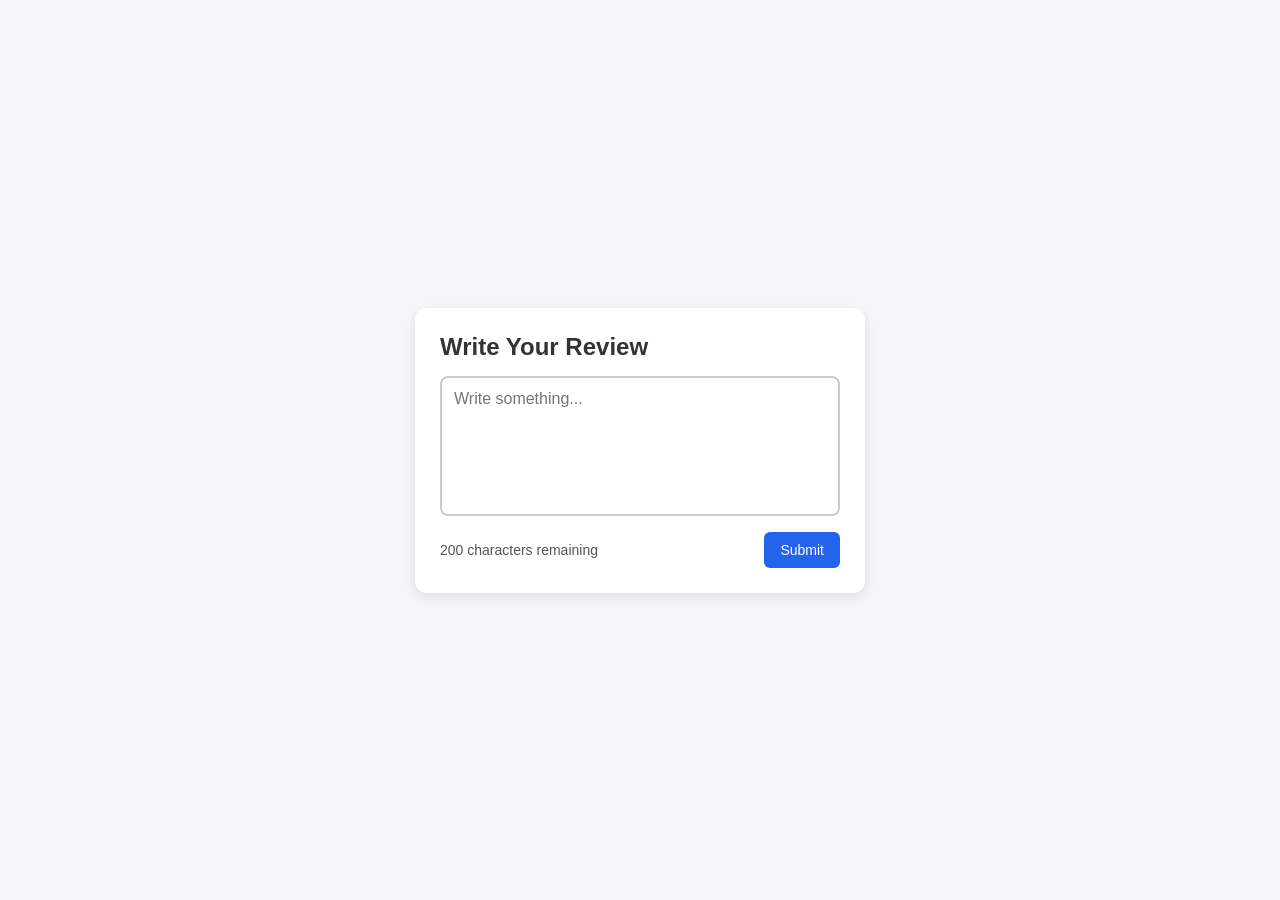
<file: Character_Counter/index.html>
<!DOCTYPE html>
<html lang="en">
<head>
  <meta charset="UTF-8" />
  <meta name="viewport" content="width=device-width, initial-scale=1.0"/>
  <title>Review Input Box</title>
  <link rel="stylesheet" href="style.css">
</head>
<body>

  <div class="container">
    <h2>Write Your Review</h2>

    <textarea
      id="reviewBox"
      placeholder="Write something..."
      maxlength="200"
    ></textarea>

    <div class="bottom-section">
      <p id="counter">200 characters remaining</p>
      <button id="submitBtn">Submit</button>
    </div>
  </div>

  <script src="script.js"></script>
</body>
</html>
</file>
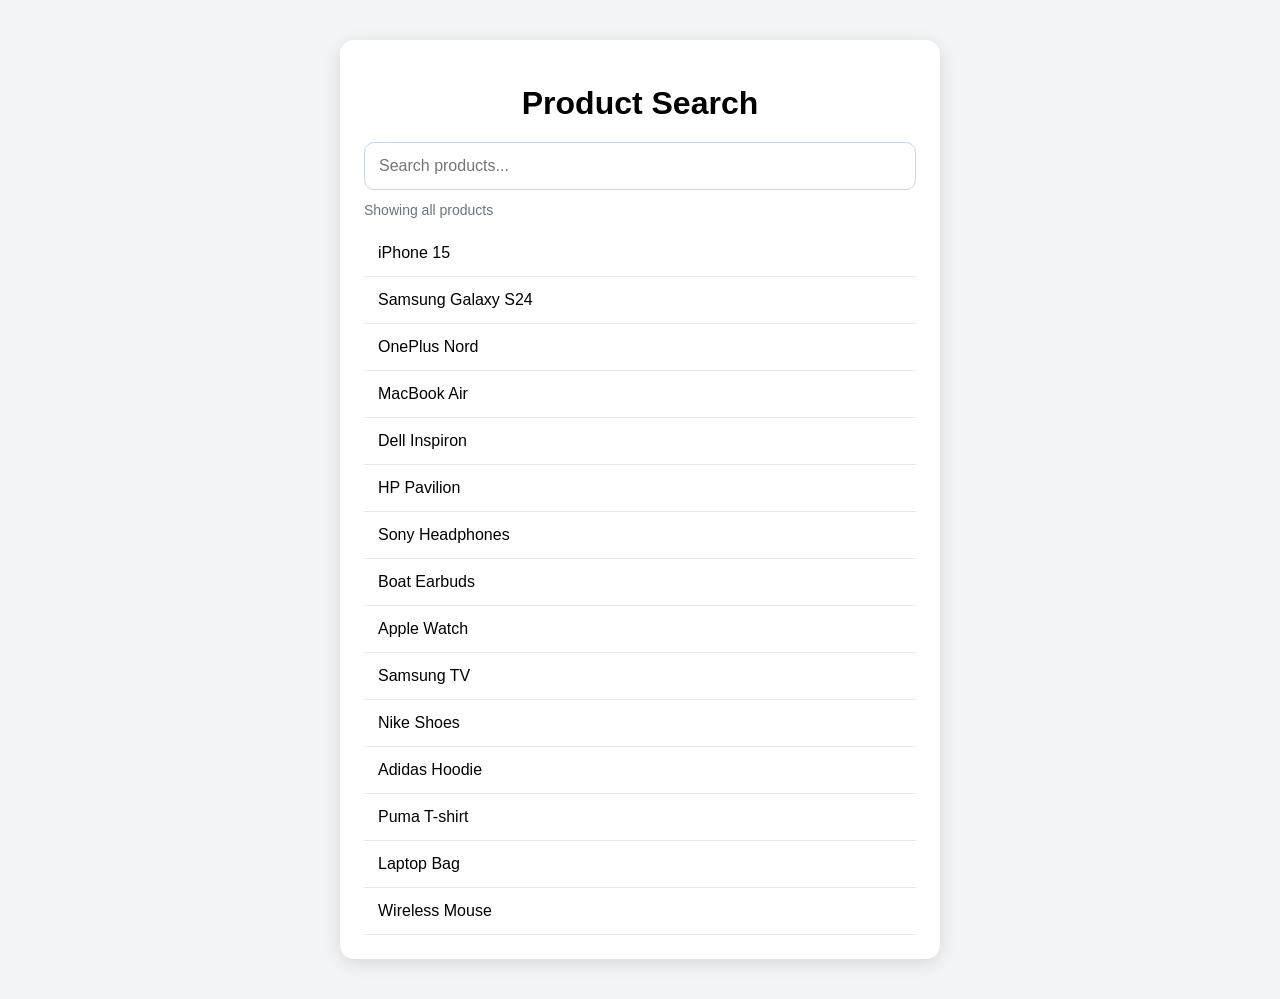
<file: Debounced Live Search/index.html>
<!DOCTYPE html>
<html lang="en">
<head>
  <meta charset="UTF-8" />
  <meta name="viewport" content="width=device-width, initial-scale=1.0" />
  <title>Debounced Live Search</title>
  <link rel="stylesheet" href="style.css" />
</head>
<body>

  <div class="container">
    <h1>Product Search</h1>

    <input 
      type="text" 
      id="searchInput" 
      placeholder="Search products..."
    />

    <p id="status"></p>

    <div id="resultList" class="result-list"></div>
  </div>

  <script src="script.js"></script>
</body>
</html>
</file>
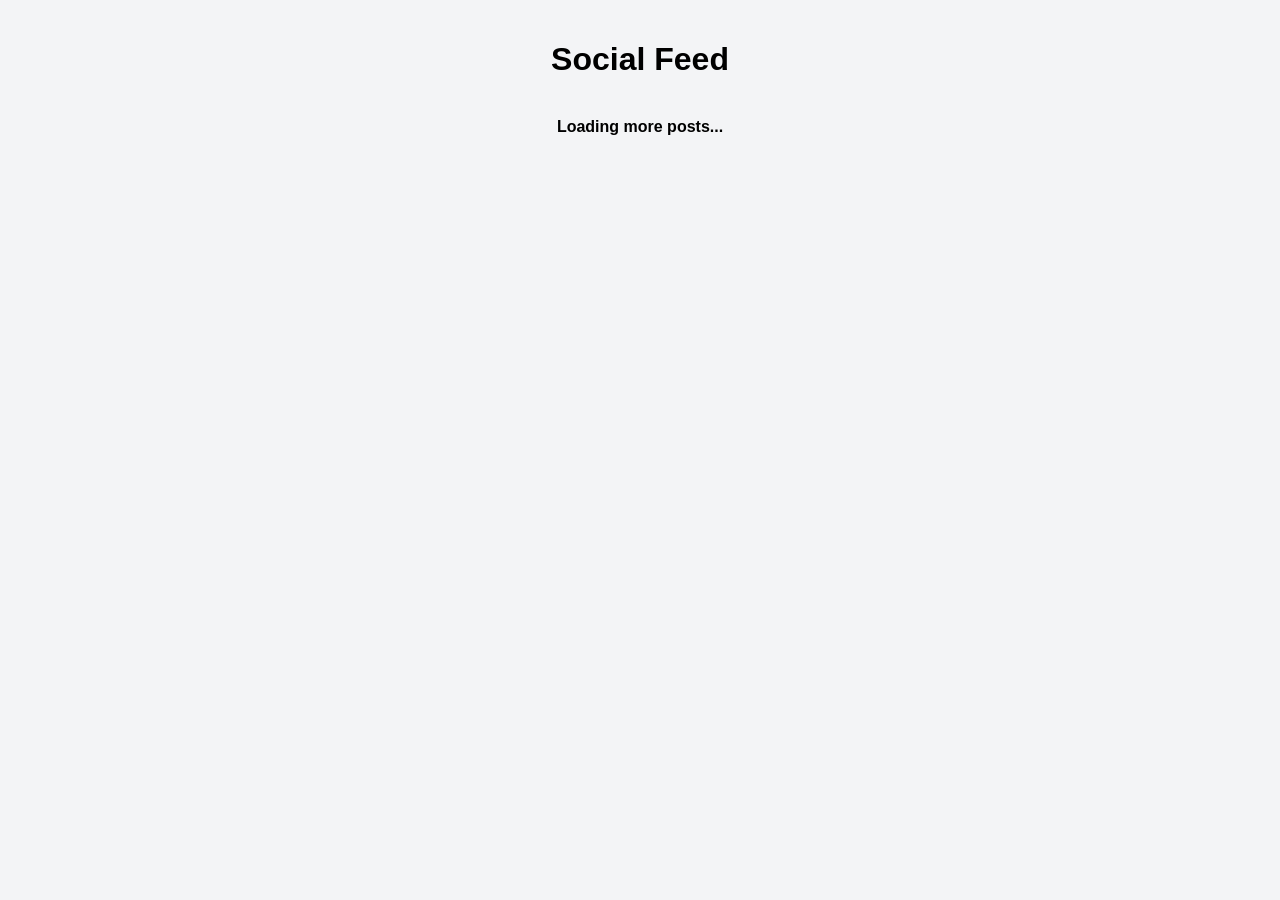
<file: Infinite Scrolling Feed/index.html>
<!DOCTYPE html>
<html lang="en">
<head>
  <meta charset="UTF-8" />
  <meta name="viewport" content="width=device-width, initial-scale=1.0" />
  <title>Infinite Scrolling Feed</title>
  <link rel="stylesheet" href="style.css" />
</head>
<body>

  <h1>Social Feed</h1>

  <div id="feed" class="feed"></div>

  <div id="loader" class="loader">Loading more posts...</div>

  <script src="script.js"></script>
</body>
</html>
</file>
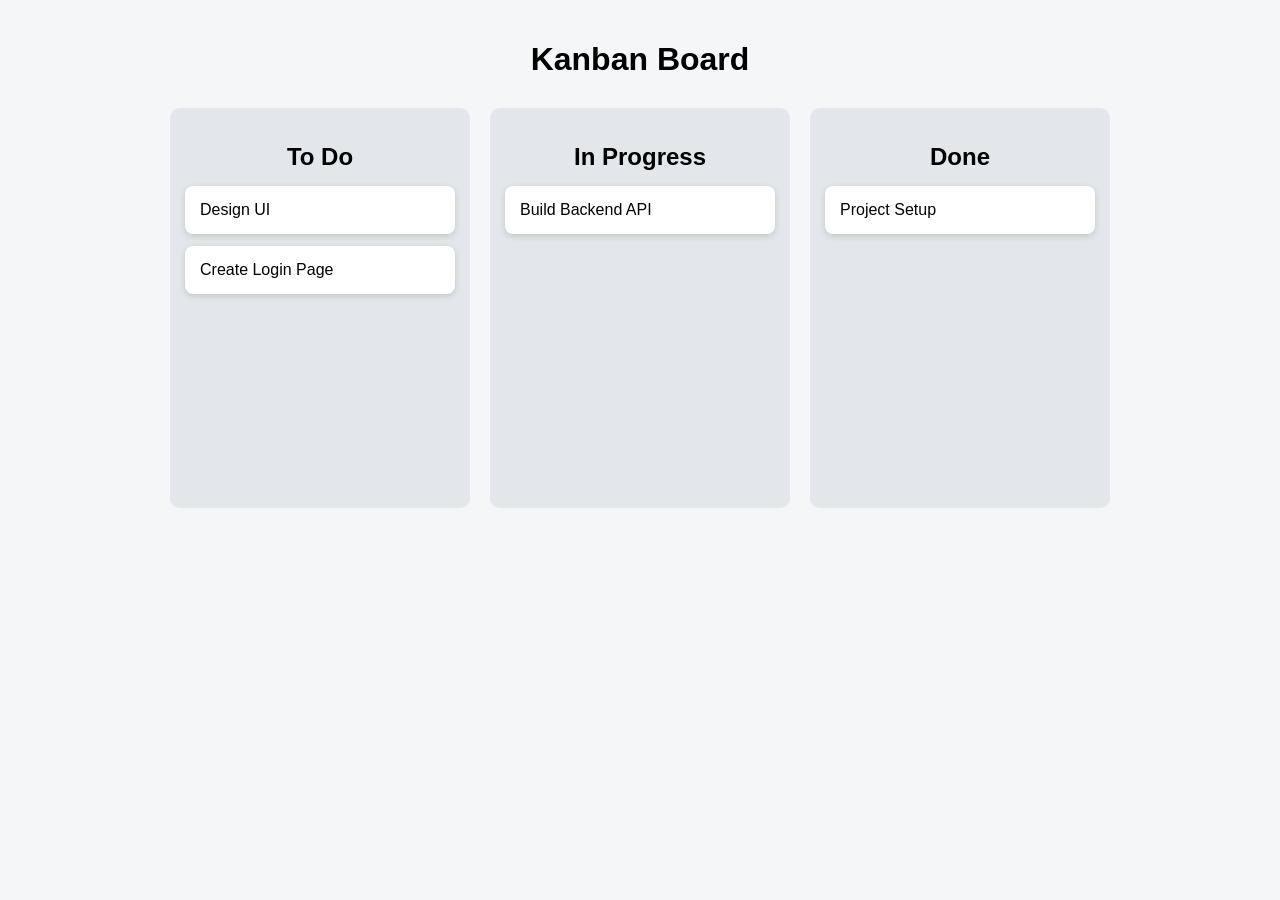
<file: Kanban Drag Drop Board/index.html>
<!DOCTYPE html>
<html lang="en">
<head>
  <meta charset="UTF-8" />
  <meta name="viewport" content="width=device-width, initial-scale=1.0" />
  <title>Kanban Drag Drop Board</title>
  <link rel="stylesheet" href="style.css" />
</head>
<body>

  <h1>Kanban Board</h1>

  <div class="board">
    <div class="column" ondragover="allowDrop(event)" ondrop="drop(event)">
      <h2>To Do</h2>
      <div class="card" draggable="true" ondragstart="drag(event)" id="task1">
        Design UI
      </div>
      <div class="card" draggable="true" ondragstart="drag(event)" id="task2">
        Create Login Page
      </div>
    </div>

    <div class="column" ondragover="allowDrop(event)" ondrop="drop(event)">
      <h2>In Progress</h2>
      <div class="card" draggable="true" ondragstart="drag(event)" id="task3">
        Build Backend API
      </div>
    </div>

    <div class="column" ondragover="allowDrop(event)" ondrop="drop(event)">
      <h2>Done</h2>
      <div class="card" draggable="true" ondragstart="drag(event)" id="task4">
        Project Setup
      </div>
    </div>
  </div>

  <script src="script.js"></script>
</body>
</html>
</file>
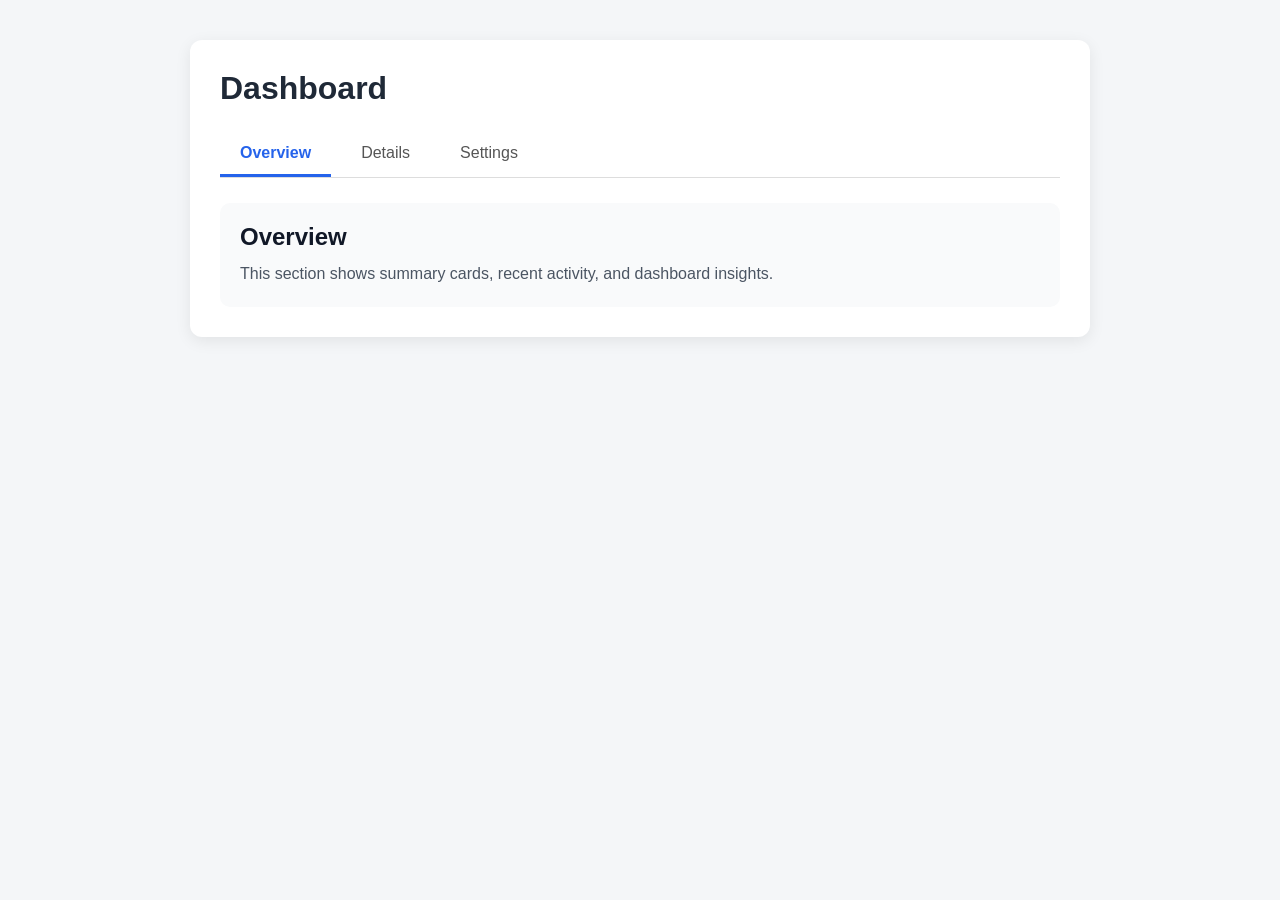
<file: MultiTab/index.html>
<!DOCTYPE html>
<html lang="en">
<head>
  <meta charset="UTF-8" />
  <meta name="viewport" content="width=device-width, initial-scale=1.0" />
  <title>Tab Dashboard</title>
  <link rel="stylesheet" href="style.css" />
</head>
<body>

  <div class="dashboard">
    <h1>Dashboard</h1>

    <div class="tabs">
      <button class="tab active" data-tab="overview">Overview</button>
      <button class="tab" data-tab="details">Details</button>
      <button class="tab" data-tab="settings">Settings</button>
    </div>

    <div class="content active" id="overview">
      <h2>Overview</h2>
      <p>This section shows summary cards, recent activity, and dashboard insights.</p>
    </div>

    <div class="content" id="details">
      <h2>Details</h2>
      <p>This section contains detailed reports, analytics, and documentation-style content.</p>
    </div>

    <div class="content" id="settings">
      <h2>Settings</h2>
      <p>This section allows users to manage preferences, account settings, and configurations.</p>
    </div>
  </div>

  <script src="script.js"></script>
</body>
</html>
</file>
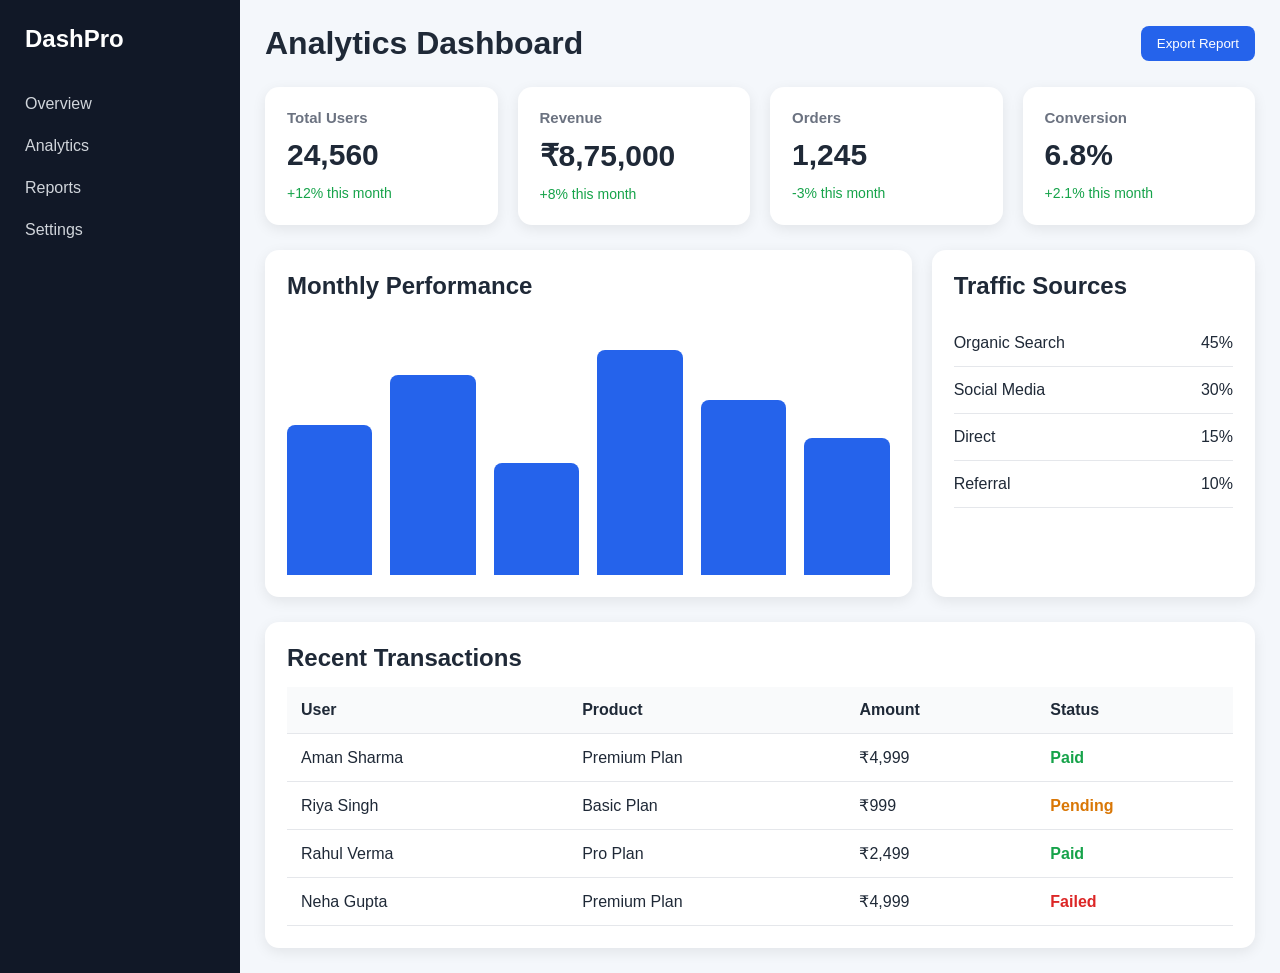
<file: Responsive Analytics Dashboard/index.html>
<!DOCTYPE html>
<html lang="en">
<head>
  <meta charset="UTF-8" />
  <meta name="viewport" content="width=device-width, initial-scale=1.0" />
  <title>Analytics Dashboard</title>
  <link rel="stylesheet" href="style.css" />
</head>
<body>

  <aside class="sidebar">
    <h2>DashPro</h2>
    <a href="#">Overview</a>
    <a href="#">Analytics</a>
    <a href="#">Reports</a>
    <a href="#">Settings</a>
  </aside>

  <main class="main">
    <header class="header">
      <h1>Analytics Dashboard</h1>
      <button>Export Report</button>
    </header>

    <section class="kpi-grid">
      <div class="kpi-card">
        <h3>Total Users</h3>
        <p>24,560</p>
        <span>+12% this month</span>
      </div>

      <div class="kpi-card">
        <h3>Revenue</h3>
        <p>₹8,75,000</p>
        <span>+8% this month</span>
      </div>

      <div class="kpi-card">
        <h3>Orders</h3>
        <p>1,245</p>
        <span>-3% this month</span>
      </div>

      <div class="kpi-card">
        <h3>Conversion</h3>
        <p>6.8%</p>
        <span>+2.1% this month</span>
      </div>
    </section>

    <section class="content-grid">
      <div class="chart-card">
        <h2>Monthly Performance</h2>
        <div class="bar-chart">
          <div style="height: 60%"></div>
          <div style="height: 80%"></div>
          <div style="height: 45%"></div>
          <div style="height: 90%"></div>
          <div style="height: 70%"></div>
          <div style="height: 55%"></div>
        </div>
      </div>

      <div class="chart-card">
        <h2>Traffic Sources</h2>
        <ul class="traffic-list">
          <li>Organic Search <span>45%</span></li>
          <li>Social Media <span>30%</span></li>
          <li>Direct <span>15%</span></li>
          <li>Referral <span>10%</span></li>
        </ul>
      </div>
    </section>

    <section class="table-card">
      <h2>Recent Transactions</h2>

      <div class="table-wrapper">
        <table>
          <thead>
            <tr>
              <th>User</th>
              <th>Product</th>
              <th>Amount</th>
              <th>Status</th>
            </tr>
          </thead>
          <tbody>
            <tr>
              <td>Aman Sharma</td>
              <td>Premium Plan</td>
              <td>₹4,999</td>
              <td><span class="success">Paid</span></td>
            </tr>
            <tr>
              <td>Riya Singh</td>
              <td>Basic Plan</td>
              <td>₹999</td>
              <td><span class="pending">Pending</span></td>
            </tr>
            <tr>
              <td>Rahul Verma</td>
              <td>Pro Plan</td>
              <td>₹2,499</td>
              <td><span class="success">Paid</span></td>
            </tr>
            <tr>
              <td>Neha Gupta</td>
              <td>Premium Plan</td>
              <td>₹4,999</td>
              <td><span class="failed">Failed</span></td>
            </tr>
          </tbody>
        </table>
      </div>
    </section>
  </main>

</body>
</html>
</file>
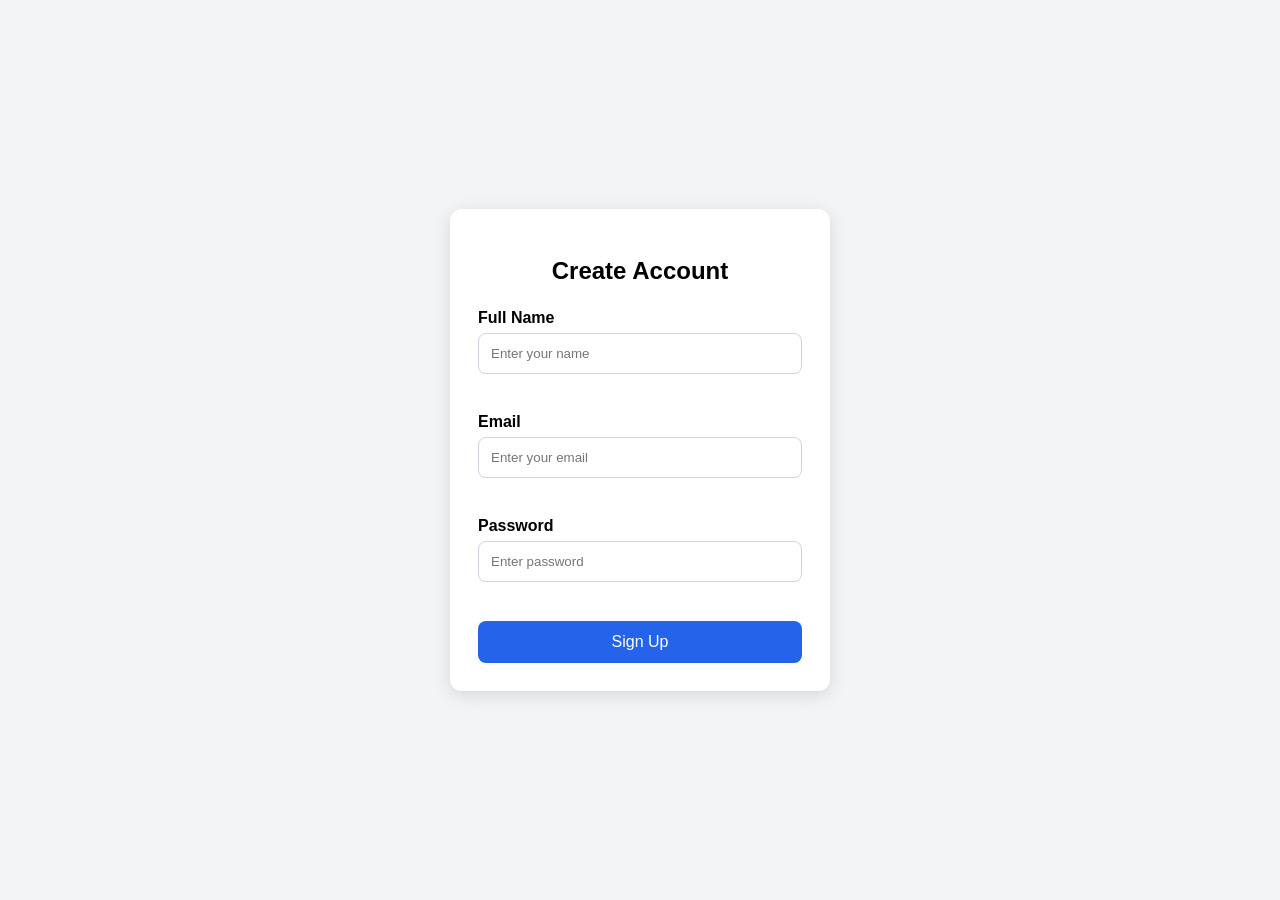
<file: Reusable Form Validation System/index.html>
<!DOCTYPE html>
<html lang="en">
<head>
  <meta charset="UTF-8" />
  <meta name="viewport" content="width=device-width, initial-scale=1.0" />
  <title>Form Validation System</title>
  <link rel="stylesheet" href="style.css" />
</head>
<body>

  <div class="form-container">
    <h2>Create Account</h2>

    <form id="signupForm" novalidate>
      <div class="form-group">
        <label>Full Name</label>
        <input type="text" id="name" placeholder="Enter your name" />
        <small class="error"></small>
      </div>

      <div class="form-group">
        <label>Email</label>
        <input type="text" id="email" placeholder="Enter your email" />
        <small class="error"></small>
      </div>

      <div class="form-group">
        <label>Password</label>
        <input type="password" id="password" placeholder="Enter password" />
        <small class="error"></small>
      </div>

      <button type="submit">Sign Up</button>
    </form>
  </div>

  <script src="script.js"></script>
</body>
</html>
</file>
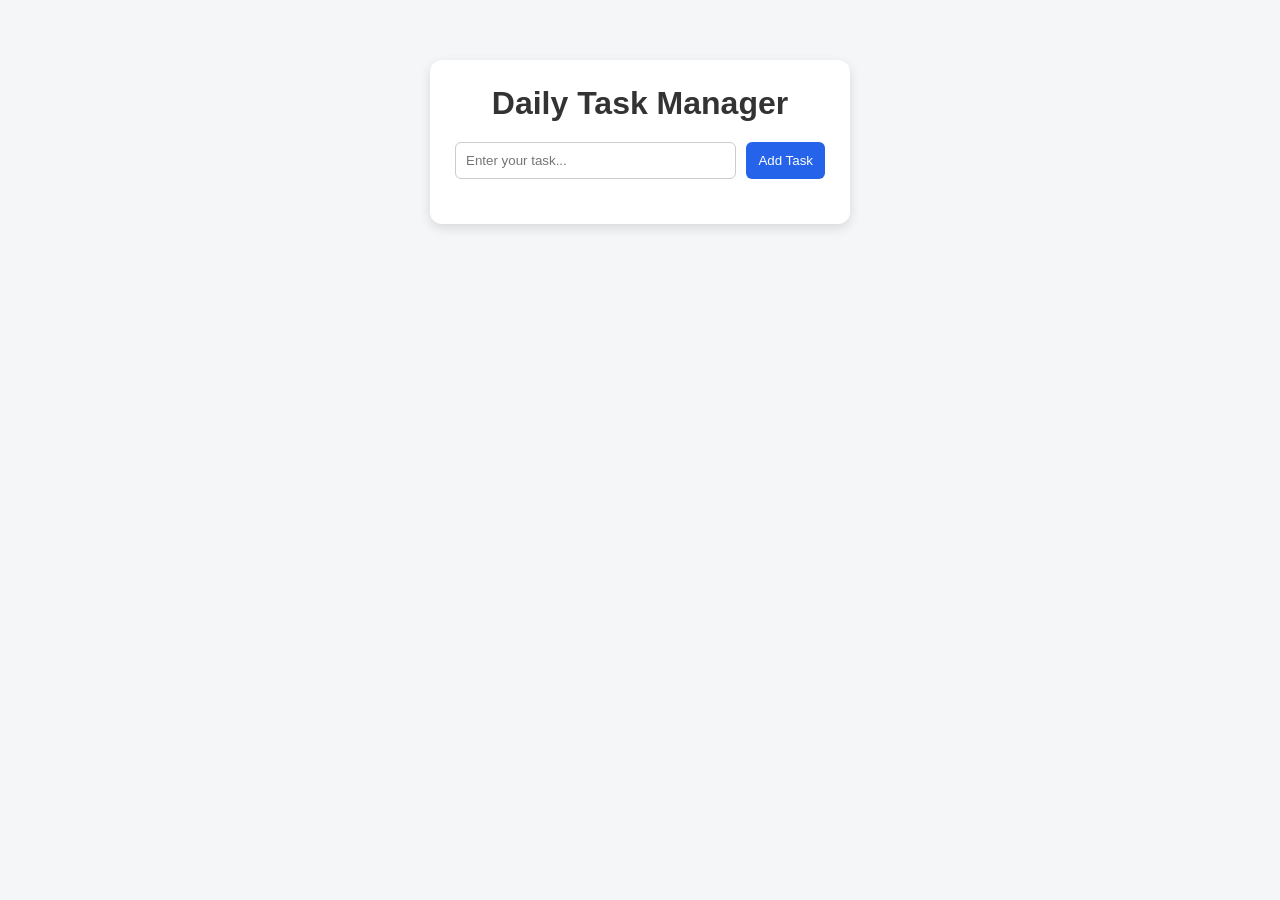
<file: TaskManager/index.html>
<!DOCTYPE html>
<html lang="en">
<head>
  <meta charset="UTF-8" />
  <meta name="viewport" content="width=device-width, initial-scale=1.0" />
  <title>Daily Task Manager</title>
  <link rel="stylesheet" href="style.css" />
</head>
<body>

  <div class="container">
    <h1>Daily Task Manager</h1>

    <div class="input-section">
      <input type="text" id="taskInput" placeholder="Enter your task..." />
      <button id="addBtn">Add Task</button>
    </div>

    <ul id="taskList"></ul>
  </div>

  <script src="script.js"></script>
</body>
</html>
</file>
<file: Character_Counter/style.css>
* {
  margin: 0;
  padding: 0;
  box-sizing: border-box;
  font-family: Arial, sans-serif;
}

body {
  background-color: #f4f6f9;
  display: flex;
  justify-content: center;
  align-items: center;
  height: 100vh;
}

.container {
  width: 450px;
  background: white;
  padding: 25px;
  border-radius: 12px;
  box-shadow: 0 4px 12px rgba(0,0,0,0.1);
}

h2 {
  margin-bottom: 15px;
  color: #333;
}

textarea {
  width: 100%;
  height: 140px;
  resize: none;
  padding: 12px;
  font-size: 16px;
  border: 2px solid #ccc;
  border-radius: 8px;
  outline: none;
}

textarea:focus {
  border-color: #2563eb;
}

.bottom-section {
  margin-top: 12px;
  display: flex;
  justify-content: space-between;
  align-items: center;
}

#counter {
  color: #555;
  font-size: 14px;
}

button {
  padding: 10px 16px;
  border: none;
  background: #2563eb;
  color: white;
  border-radius: 6px;
  cursor: pointer;
  font-size: 14px;
}

button:hover {
  background: #1d4ed8;
}
</file>
<file: Debounced Live Search/style.css>
* {
  box-sizing: border-box;
  font-family: Arial, sans-serif;
}

body {
  margin: 0;
  min-height: 100vh;
  background: #f3f4f6;
  display: flex;
  justify-content: center;
  padding: 40px 16px;
}

.container {
  width: 100%;
  max-width: 600px;
  background: white;
  padding: 24px;
  border-radius: 14px;
  box-shadow: 0 4px 18px rgba(0,0,0,0.12);
}

h1 {
  text-align: center;
  margin-bottom: 20px;
}

input {
  width: 100%;
  padding: 14px;
  border: 1px solid #cbd5e1;
  border-radius: 10px;
  font-size: 16px;
  outline: none;
}

input:focus {
  border-color: #2563eb;
}

#status {
  margin: 12px 0;
  color: #6b7280;
  font-size: 14px;
}

.result-list {
  margin-top: 10px;
}

.item {
  padding: 14px;
  border-bottom: 1px solid #e5e7eb;
}

.item:hover {
  background: #f9fafb;
}
</file>
<file: Infinite Scrolling Feed/style.css>
* {
  box-sizing: border-box;
  font-family: Arial, sans-serif;
}

body {
  margin: 0;
  background: #f3f4f6;
  padding: 20px;
}

h1 {
  text-align: center;
  margin-bottom: 20px;
}

.feed {
  max-width: 600px;
  margin: auto;
}

.post {
  background: white;
  padding: 18px;
  margin-bottom: 16px;
  border-radius: 12px;
  box-shadow: 0 3px 12px rgba(0,0,0,0.1);
}

.post h3 {
  margin-bottom: 8px;
}

.post p {
  color: #4b5563;
}

.loader {
  text-align: center;
  padding: 20px;
  font-weight: bold;
  display: none;
}
</file>
<file: Kanban Drag Drop Board/style.css>
* {
  box-sizing: border-box;
  font-family: Arial, sans-serif;
}

body {
  margin: 0;
  padding: 20px;
  background: #f4f6f8;
}

h1 {
  text-align: center;
  margin-bottom: 30px;
}

.board {
  display: flex;
  gap: 20px;
  justify-content: center;
}

.column {
  width: 300px;
  min-height: 400px;
  background: #e3e7eb;
  padding: 15px;
  border-radius: 10px;
}

.column h2 {
  text-align: center;
  margin-bottom: 15px;
}

.card {
  background: white;
  padding: 15px;
  margin-bottom: 12px;
  border-radius: 8px;
  cursor: grab;
  box-shadow: 0 2px 6px rgba(0,0,0,0.15);
}

.card:active {
  cursor: grabbing;
  opacity: 0.7;
}
</file>
<file: MultiTab/style.css>
* {
  margin: 0;
  padding: 0;
  box-sizing: border-box;
  font-family: "Segoe UI", sans-serif;
}

body {
  background: #f4f6f8;
  padding: 40px;
}

.dashboard {
  max-width: 900px;
  margin: auto;
  background: white;
  padding: 30px;
  border-radius: 12px;
  box-shadow: 0 4px 16px rgba(0,0,0,0.08);
}

h1 {
  margin-bottom: 25px;
  color: #1f2937;
}

.tabs {
  display: flex;
  gap: 10px;
  border-bottom: 1px solid #ddd;
  margin-bottom: 25px;
}

.tab {
  padding: 12px 20px;
  border: none;
  background: transparent;
  cursor: pointer;
  font-size: 16px;
  color: #555;
  border-bottom: 3px solid transparent;
}

.tab:hover {
  color: #2563eb;
}

.tab.active {
  color: #2563eb;
  border-bottom: 3px solid #2563eb;
  font-weight: 600;
}

.content {
  display: none;
  padding: 20px;
  background: #f9fafb;
  border-radius: 10px;
}

.content.active {
  display: block;
}

.content h2 {
  margin-bottom: 10px;
  color: #111827;
}

.content p {
  color: #4b5563;
  line-height: 1.6;
}
</file>
<file: Responsive Analytics Dashboard/style.css>
* {
  box-sizing: border-box;
  margin: 0;
  padding: 0;
  font-family: Arial, sans-serif;
}

body {
  min-height: 100vh;
  background: #f4f7fb;
  display: flex;
  color: #1f2937;
}

.sidebar {
  width: 240px;
  background: #111827;
  color: white;
  padding: 25px;
  min-height: 100vh;
}

.sidebar h2 {
  margin-bottom: 30px;
}

.sidebar a {
  display: block;
  color: #d1d5db;
  text-decoration: none;
  padding: 12px 0;
}

.sidebar a:hover {
  color: white;
}

.main {
  flex: 1;
  padding: 25px;
  overflow-x: hidden;
}

.header {
  display: flex;
  justify-content: space-between;
  align-items: center;
  margin-bottom: 25px;
}

.header button {
  padding: 10px 16px;
  border: none;
  background: #2563eb;
  color: white;
  border-radius: 8px;
  cursor: pointer;
}

.kpi-grid {
  display: grid;
  grid-template-columns: repeat(4, 1fr);
  gap: 20px;
}

.kpi-card,
.chart-card,
.table-card {
  background: white;
  border-radius: 14px;
  padding: 22px;
  box-shadow: 0 4px 14px rgba(0,0,0,0.08);
}

.kpi-card h3 {
  color: #6b7280;
  font-size: 15px;
}

.kpi-card p {
  font-size: 30px;
  font-weight: bold;
  margin: 12px 0;
}

.kpi-card span {
  color: #16a34a;
  font-size: 14px;
}

.content-grid {
  margin-top: 25px;
  display: grid;
  grid-template-columns: 2fr 1fr;
  gap: 20px;
}

.bar-chart {
  height: 250px;
  display: flex;
  align-items: end;
  gap: 18px;
  margin-top: 25px;
}

.bar-chart div {
  flex: 1;
  background: #2563eb;
  border-radius: 8px 8px 0 0;
}

.traffic-list {
  list-style: none;
  margin-top: 20px;
}

.traffic-list li {
  display: flex;
  justify-content: space-between;
  padding: 14px 0;
  border-bottom: 1px solid #e5e7eb;
}

.table-card {
  margin-top: 25px;
}

.table-wrapper {
  overflow-x: auto;
  margin-top: 15px;
}

table {
  width: 100%;
  border-collapse: collapse;
  min-width: 600px;
}

th,
td {
  text-align: left;
  padding: 14px;
  border-bottom: 1px solid #e5e7eb;
}

th {
  background: #f9fafb;
}

.success {
  color: #16a34a;
  font-weight: bold;
}

.pending {
  color: #d97706;
  font-weight: bold;
}

.failed {
  color: #dc2626;
  font-weight: bold;
}

@media (max-width: 900px) {
  body {
    flex-direction: column;
  }

  .sidebar {
    width: 100%;
    min-height: auto;
  }

  .kpi-grid {
    grid-template-columns: repeat(2, 1fr);
  }

  .content-grid {
    grid-template-columns: 1fr;
  }
}

@media (max-width: 520px) {
  .header {
    flex-direction: column;
    align-items: flex-start;
    gap: 12px;
  }

  .kpi-grid {
    grid-template-columns: 1fr;
  }

  .main {
    padding: 15px;
  }
}
</file>
<file: Reusable Form Validation System/style.css>
* {
  box-sizing: border-box;
  font-family: Arial, sans-serif;
}

body {
  margin: 0;
  min-height: 100vh;
  background: #f3f4f6;
  display: flex;
  justify-content: center;
  align-items: center;
}

.form-container {
  width: 380px;
  background: white;
  padding: 28px;
  border-radius: 12px;
  box-shadow: 0 4px 18px rgba(0,0,0,0.12);
}

h2 {
  text-align: center;
  margin-bottom: 24px;
}

.form-group {
  margin-bottom: 18px;
}

label {
  display: block;
  margin-bottom: 6px;
  font-weight: bold;
}

input {
  width: 100%;
  padding: 12px;
  border: 1px solid #cbd5e1;
  border-radius: 8px;
  outline: none;
}

input:focus {
  border-color: #2563eb;
}

input.invalid {
  border-color: #dc2626;
}

input.valid {
  border-color: #16a34a;
}

.error {
  display: block;
  color: #dc2626;
  font-size: 13px;
  margin-top: 5px;
  min-height: 16px;
}

button {
  width: 100%;
  padding: 12px;
  background: #2563eb;
  color: white;
  border: none;
  border-radius: 8px;
  font-size: 16px;
  cursor: pointer;
}

button:hover {
  background: #1d4ed8;
}
</file>
<file: TaskManager/style.css>
* {
  margin: 0;
  padding: 0;
  box-sizing: border-box;
  font-family: Arial, sans-serif;
}

body {
  background: #f4f6f8;
  display: flex;
  justify-content: center;
  padding-top: 60px;
}

.container {
  width: 420px;
  background: white;
  padding: 25px;
  border-radius: 12px;
  box-shadow: 0 4px 12px rgba(0, 0, 0, 0.12);
}

h1 {
  text-align: center;
  margin-bottom: 20px;
  color: #333;
}

.input-section {
  display: flex;
  gap: 10px;
  margin-bottom: 20px;
}

#taskInput {
  flex: 1;
  padding: 10px;
  border: 1px solid #ccc;
  border-radius: 6px;
}

button {
  padding: 9px 12px;
  border: none;
  border-radius: 6px;
  cursor: pointer;
  background: #2563eb;
  color: white;
}

button:hover {
  background: #1d4ed8;
}

ul {
  list-style: none;
}

.task-item {
  display: flex;
  align-items: center;
  gap: 8px;
  background: #f9fafb;
  padding: 10px;
  margin-bottom: 10px;
  border-radius: 8px;
}

.task-text {
  flex: 1;
  color: #333;
}

.completed {
  text-decoration: line-through;
  color: gray;
}

.edit-input {
  flex: 1;
  padding: 7px;
}

.delete-btn {
  background: #dc2626;
}

.delete-btn:hover {
  background: #b91c1c;
}

.edit-btn {
  background: #16a34a;
}

.edit-btn:hover {
  background: #15803d;
}
</file>
